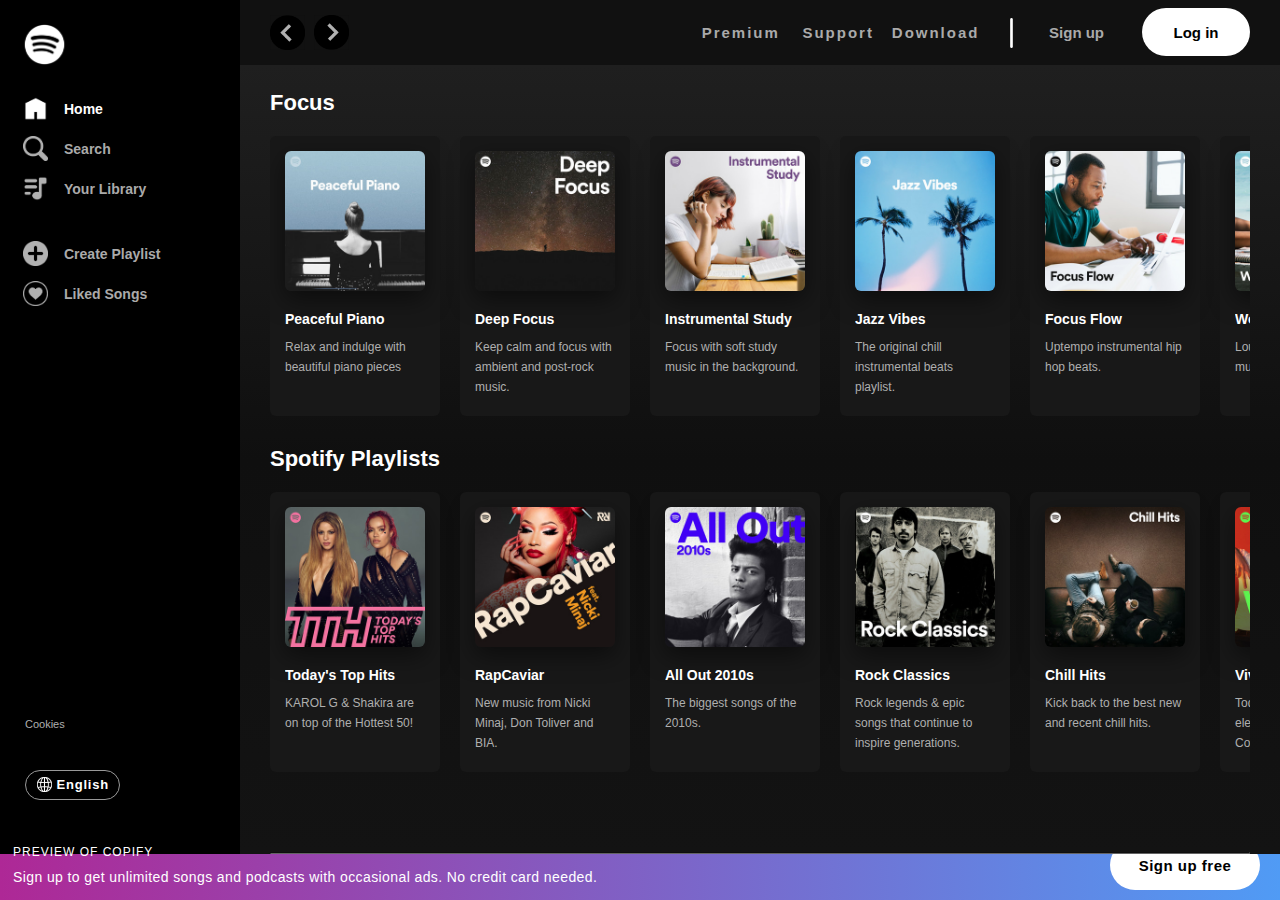
<file: index.html>
<html lang="en">
<head>
  <meta charset="UTF-8">
  <meta http-equiv="X-UA-Compatible" content="IE=edge">
  <meta name="viewport" content="width=device-width, initial-scale=1.0">
  <title>Copify</title>
  <link rel="stylesheet" href="index.css">
  <link rel="preconnect" href="https://fonts.googleapis.com">
  <link rel="preconnect" href="https://fonts.gstatic.com" crossorigin>
  <link href="https://fonts.googleapis.com/css2?family=Montserrat:ital,wght@0,100;0,200;0,300;0,400;0,500;0,600;0,700;0,800;0,900;1,100;1,200;1,300;1,400;1,500;1,600;1,700;1,800;1,900&display=swap" rel="stylesheet">
  <link rel="icon" type="image/x-icon" href="images/logo3.png">
</head>

<body>

  <div id="overlay">
    <div class="overlay-box">

      <div class="overlay-img">
        <img src="images/playlists/focus/1.jpeg"></div>
      <div class="overlay-content">
        <div class="content-box">
          <p id="overlay-text">Start listening with a free Copify account</p>
          <button id="button-signup" onclick="document.location='signup.html'">Sign up free</button>
          <button id="button-download">Download app</button>
          <div id="overlay-text-acc">
            <p id="acc">Already have an account? <a href="login.html" id="login">Log in</a></p>
          </div>
        </div>
      </div>
    </div>
    <div class="close-button">
      <button id="button-close">Close</button>
    </div>
  </div>

  <div class="main">

    <div class="navigation">

      <a href="https://open.spotify.com" target="_blank">
        <img class="logo" src="images/logo.jpeg" alt=""></a>
        
        <div class="grid-nav1">
            <img src="images/home1.jpeg" width="25px">
            <button class="button-home" onclick="document.location='index.html'">Home</button>
            <img src="images/search0.jpg" width="25px">
            <button class="button-search" onclick="document.location='search.html'">Search</button>
            <img src="images/library.jpeg" width="25px">
            <button class="button-library">Your Library</button>
        </div>

      <div class="grid-nav2">
          <img src="images/create.jpeg" width="25px">
          <button class="button-create">Create Playlist</button>
          <img src="images/liked.png" width="25px">
          <button class="button-liked">Liked Songs</button>
      </div>

      <div class="policies">
        <a href="" class="cookies">Cookies</a>
      </div>

      <button class="button-language">
        <span><img src="images/globe.jpeg" class="globe"></span> English
      </button>
    </div>

    <div class="headerpluscontent">

      <div class="header">
        <div class="header-left">
          <a href="index.html"><img src="images/back-left.png"></a>
          <a href="search.html"><img src="images/back-right.png"></a>
        </div>
        <div class="header-right">
          <button class="button-premium">Premium</button>
          <button class="button-support">Support</button>
          <button class="button-download">Download</button>
          <img src="images/pipe.png" style="height: 30px; margin-bottom: -10px;">
          <button class="button-signup" onclick="document.location='signup.html'">Sign up</button>
          <button class="button-login" onclick="document.location='login.html'">Log in</button>
        </div>
      </div>

      <div class="content">

        <h2>Focus</h2>
        <div class="list">

          <div class="item">
            <img class="item-img" src="images/playlists/focus/1.jpeg">
            <span class="play-icon">
              <img src="images/play-icon.png" width="32" height="32" class="play-img">
            </span>
            <h4>Peaceful Piano</h4>
            <p>Relax and indulge with beautiful piano pieces</p>
          </div>

          <div class="item">
            <img class="item-img" src="images/playlists/focus/2.jpeg" alt="">
            <span class="play-icon">
              <img src="images/play-icon.png" class="play-img" width="32" height="32" alt="">
            </span>
            <h4>Deep Focus</h4>
            <p>Keep calm and focus with ambient and post-rock music.</p>
          </div>

          <div class="item">
            <img class="item-img" src="images/playlists/focus/3.jpeg" alt="">
            <span class="play-icon">
              <img src="images/play-icon.png" class="play-img" width="32" height="32" alt="">
            </span>
            <h4>Instrumental Study</h4>
            <p>Focus with soft study music in the background.</p>
          </div>

          <div class="item">
            <img class="item-img" src="images/playlists/focus/4.jpeg" alt="">
            <span class="play-icon">
              <img src="images/play-icon.png" class="play-img" width="32" height="32" alt="">
            </span>
            <h4>Jazz Vibes</h4>
            <p>The original chill instrumental beats playlist.</p>
          </div>

          <div class="item">
            <img class="item-img" src="images/playlists/focus/5.jpeg" alt="">
            <span class="play-icon">
              <img src="images/play-icon.png" class="play-img" width="32" height="32" alt="">
            </span>
            <h4>Focus Flow</h4>
            <p>Uptempo instrumental hip hop beats.</p>
          </div>

          <div class="item">
            <img class="item-img" src="images/playlists/focus/6.jpeg" alt="">
            <span class="play-icon">
              <img src="images/play-icon.png" class="play-img" width="32" height="32" alt="">
            </span>
            <h4>Workday Lounge</h4>
            <p>Lounge and chill out music for your workday.</p>
          </div>

          <div class="item">
            <img class="item-img" src="images/playlists/focus/7.jpeg" alt="">
            <span class="play-icon">
              <img src="images/play-icon.png" class="play-img" width="32" height="32" alt="">
            </span>
            <h4>Beats to think to</h4>
            <p>Focus with deep techno and tech house.</p>
          </div>

          <div class="item">
            <img class="item-img" src="images/playlists/focus/8.jpeg" alt="">
            <span class="play-icon">
              <img src="images/play-icon.png" class="play-img" width="32" height="32" alt="">
            </span>
            <h4>Reading Adventure</h4>
            <p>Scores and soundtracks for daring quests, epic journeys, and the greatest reading adventures.</p>
          </div>

        </div>

        <h2>Spotify Playlists</h2>
        <div class="list">

          <div class="item">
            <img class="item-img" src="images/playlists/spotify/1.jpeg" alt="">
            <span class="play-icon">
              <img src="images/play-icon.png" class="play-img" width="32" height="32" alt="">
            </span>
            <h4>Today's Top Hits</h4>
            <p>KAROL G & Shakira are on top of the Hottest 50!</p>
          </div>

          <div class="item">
            <img class="item-img" src="images/playlists/spotify/2.jpeg" alt="">
            <span class="play-icon">
              <img src="images/play-icon.png" class="play-img" width="32" height="32" alt="">
            </span>
            <h4>RapCaviar</h4>
            <p>New music from Nicki Minaj, Don Toliver and BIA.</p>
          </div>

          <div class="item">
            <img class="item-img" src="images/playlists/spotify/3.jpeg" alt="">
            <span class="play-icon">
              <img src="images/play-icon.png" class="play-img" width="32" height="32" alt="">
            </span>
            <h4>All Out 2010s</h4>
            <p>The biggest songs of the 2010s.</p>
          </div>

          <div class="item">
            <img class="item-img" src="images/playlists/spotify/4.jpeg" alt="">
            <span class="play-icon">
              <img src="images/play-icon.png" class="play-img" width="32" height="32" alt="">
            </span>
            <h4>Rock Classics</h4>
            <p>Rock legends & epic songs that continue to inspire generations.</p>
          </div>

          <div class="item">
            <img class="item-img" src="images/playlists/spotify/5.jpeg" alt="">
            <span class="play-icon">
              <img src="images/play-icon.png" class="play-img" width="32" height="32" alt="">
            </span>
            <h4>Chill Hits</h4>
            <p>Kick back to the best new and recent chill hits.</p>
          </div>

          <div class="item">
            <img class="item-img" src="images/playlists/spotify/6.jpeg" alt="">
            <span class="play-icon">
              <img src="images/play-icon.png" class="play-img" width="32" height="32" alt="">
            </span>
            <h4>Viva Latino</h4>
            <p>Today's top Latin hits, elevando nuestra música. Cover: Yandel & Feid</p>
          </div>

          <div class="item">
            <img class="item-img" src="images/playlists/spotify/7.jpeg" alt="">
            <span class="play-icon">
              <img src="images/play-icon.png" class="play-img" width="32" height="32" alt="">
            </span>
            <h4>Mega Hit Mix</h4>
            <p>A mega mix of 75 favorites from the last few years!</p>
          </div>

          <div class="item">
            <img class="item-img" src="images/playlists/spotify/8.jpeg" alt="">
            <span class="play-icon">
              <img src="images/play-icon.png" class="play-img" width="32" height="32" alt="">
            </span>
            <h4>All Out 80s</h4>
            <p>The biggest songs of the 1980s.</p>
          </div>
        </div>
        <hr>
      </div>
    </div>
  </div>

    <div class="preview">
      <div class="preview-text">
        <p class="preview-p1">PREVIEW OF COPIFY</p>
        <p class="preview-p2">Sign up to get unlimited songs and podcasts with occasional ads. No credit card needed.</p>
      </div>
      <div class="preview-button">
        <button class="button-preview" onclick="document.location='signup.html'">
          Sign up free
        </button>
      </div>
    </div>

  <script>
    var play = document.getElementsByClassName("play-img");
        for (var i=0; i < play.length; i++) {
          play[i].onclick = function(){
            document.getElementById("overlay").style.display = "block";}};

    document.getElementById("button-close").onclick = function() {overlayOff()};
    function overlayOff() {
      document.getElementById("overlay").style.display = "none";}
  </script>

</body>
</html>
</file>
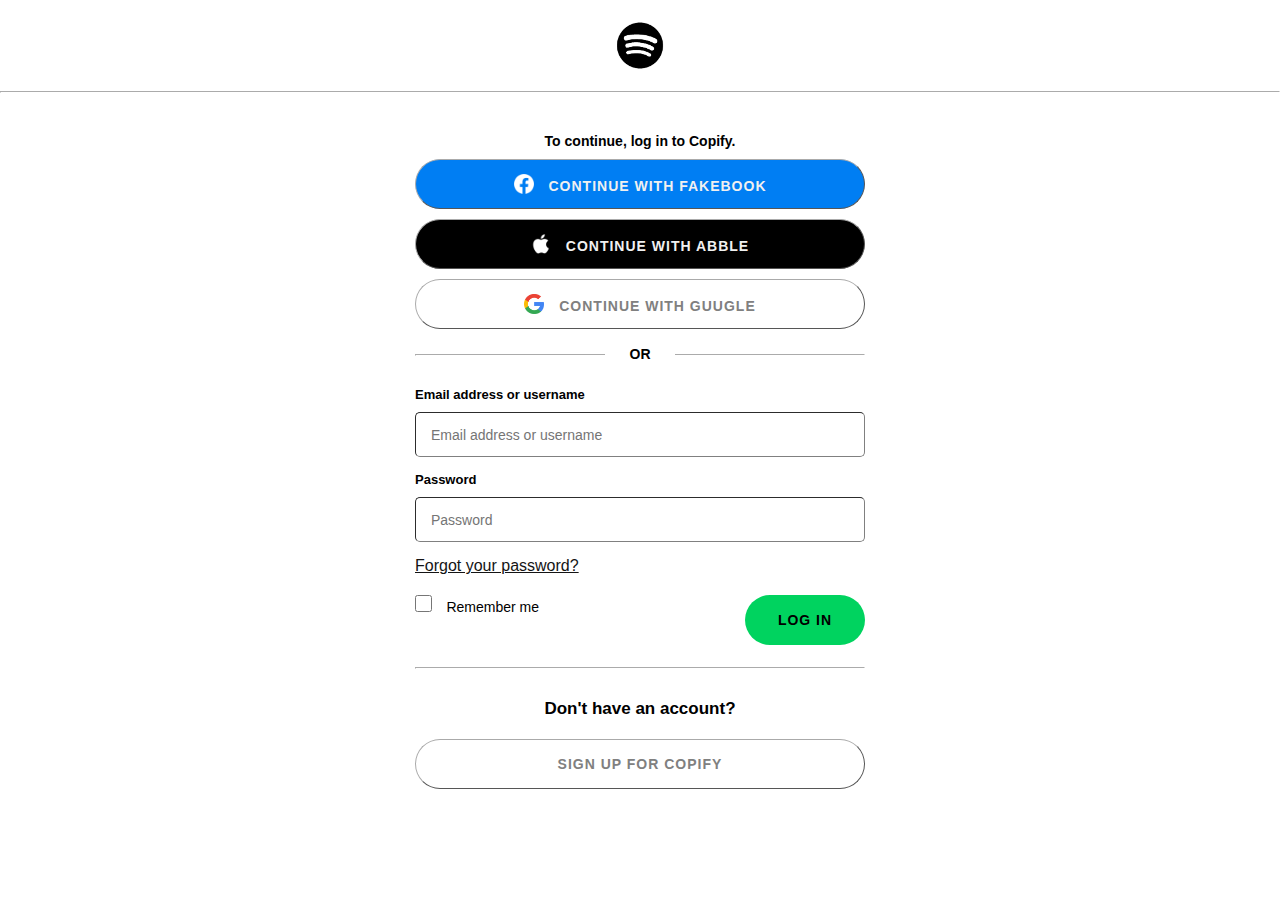
<file: login.html>
<html lang="en">
<head>
  <meta charset="UTF-8">
  <meta http-equiv="X-UA-Compatible" content="IE=edge">
  <meta name="viewport" content="width=device-width, initial-scale=1.0">
  <title>Login - Copify</title>
  <link rel="stylesheet" href="login.css">
  <link rel="preconnect" href="https://fonts.googleapis.com">
  <link rel="preconnect" href="https://fonts.gstatic.com" crossorigin>
  <link href="https://fonts.googleapis.com/css2?family=Montserrat:ital,wght@0,100;0,200;0,300;0,400;0,500;0,600;0,700;0,800;0,900;1,100;1,200;1,300;1,400;1,500;1,600;1,700;1,800;1,900&display=swap" rel="stylesheet">
</head>

<body>
  <img src="images/logo2.jpg" id="logo">
  <hr>
  <div class="main">
    <p>To continue, log in to Copify.</p>
      
    <button id="button-fb">
      <img src="images/facebook.png" class="img">CONTINUE WITH FAKEBOOK</button>
    <button id="button-apple">
        <img src="images/apple.png" class="img">CONTINUE WITH ABBLE</button>
    <button id="button-google">
      <img src="images/google.png" class="img">CONTINUE WITH GUUGLE</button>
     
    <hr id="hr-or">
    <div id="or">OR</div>

    <div class="form">
      <p id="email">Email address or username</p>
      <input type="text" placeholder="Email address or username">
      <p id="pass">Password</p>
      <input type="text" placeholder="Password">
      <a href="">Forgot your password?</a>

      <div class="footer">
        <input type="checkbox" id="checkbox">
        <p id="remember">Remember me</p>
        <button id="button-login">LOG IN</button>
      </div>
      
    </div>

    <hr>
    <p id="account">Don't have an account?</p>

    <button id="button-signup" onclick="document.location='signup.html'">SIGN UP FOR COPIFY</button>
    </div>

</body>
</html>
</file>
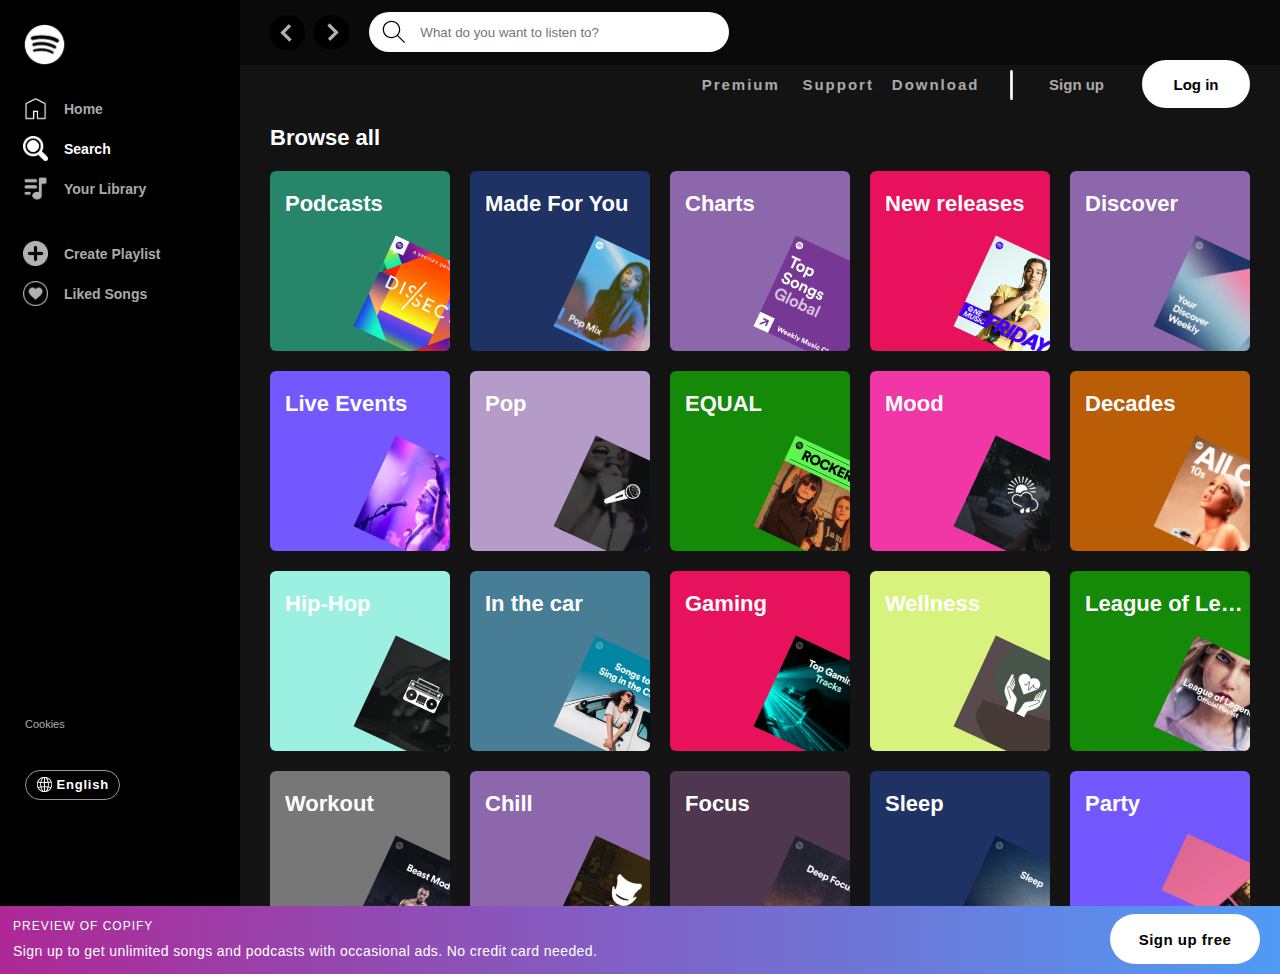
<file: search.html>
<html lang="en">
<head>
  <meta charset="UTF-8">
  <meta http-equiv="X-UA-Compatible" content="IE=edge">
  <meta name="viewport" content="width=device-width, initial-scale=1.0">
  <title>Search - Copify</title>
  <link rel="stylesheet" href="search.css">
  <link rel="preconnect" href="https://fonts.googleapis.com">
  <link rel="preconnect" href="https://fonts.gstatic.com" crossorigin>
  <link href="https://fonts.googleapis.com/css2?family=Montserrat:ital,wght@0,100;0,200;0,300;0,400;0,500;0,600;0,700;0,800;0,900;1,100;1,200;1,300;1,400;1,500;1,600;1,700;1,800;1,900&display=swap" rel="stylesheet">
</head>

<body>

  <div class="main">

    <div class="navigation">

      <a href="https://open.spotify.com" target="_blank">
          <img class="logo" src="images/logo.jpeg" alt=""></a>
        
          <div class="grid-nav1">
            <img src="images/home2.jpeg" width="25px">
            <button class="button-home" onclick="document.location='index.html'">Home</button>
            <img src="images/search2.jpg" width="25px">
            <button class="button-search" onclick="document.location='search.html'">Search</button>
            <img src="images/library.jpeg" width="25px">
            <button class="button-library">Your Library</button>
        </div>

        <div class="grid-nav2">
          <img src="images/create.jpeg" width="25px">
          <button class="button-create">Create Playlist</button>
          <img src="images/liked.png" width="25px">
          <button class="button-liked">Liked Songs</button>
      </div>

      <div class="policies">
        <a href="" class="cookies">Cookies</a>
      </div>

      <button class="button-language">
        <span><img src="images/globe.jpeg" class="globe"></span> English
      </button>
    </div>

    <div class="headerpluscontent">

      <div class="header">
        
        <div class="header-left">
          <a href="index.html"><img src="images/back-left.png"></a>
          <a href="search.html"><img src="images/back-right.png"></a>
          <div class="search-bar">
            <img src="images/search.svg">
            <input class="search-input" type="text" placeholder="What do you want to listen to?">
          </div>
        </div>

        <div class="header-right">
          <button class="button-premium">Premium</button>
          <button class="button-support">Support</button>
          <button class="button-download">Download</button>
          <img src="images/pipe.png" style="height: 30px; margin-bottom: -10px;">
          <button class="button-signup" onclick="document.location='signup.html'">Sign up</button>
          <button class="button-login" onclick="document.location='login.html'">Log in</button>
        </div>
      </div>

      <div class="content">
        <h2>Browse all</h2>

        <div class="list">

          <div class="item" id="podcasts">
            <h4>Podcasts</h4>
            <div class="image">
              <img src="images/charts/charts1.jpeg" class="img">
            </div>
          </div>

          <div class="item" id="made_for_you">
            <h4>Made For You</h4>
            <div class="image">
              <img src="images/charts/charts2.jpeg" class="img">
            </div>
          </div>

          <div class="item" id="charts">
            <h4>Charts</h4>
            <div class="image">
              <img src="images/charts/charts3.jpeg" class="img">
            </div>
          </div>

          <div class="item" id="new_releases">
            <h4>New releases</h4>
            <div class="image">
              <img src="images/charts/charts4.jpeg" class="img">
            </div>
          </div>

          <div class="item" id="discover">
            <h4>Discover</h4>
            <div class="image">
              <img src="images/charts/charts5.jpeg" class="img">
            </div>
          </div>

          <div class="item" id="live_events">
            <h4>Live Events</h4>
            <div class="image">
              <img src="images/charts/charts6.jpeg" class="img">
            </div>
          </div>

          <div class="item" id="pop">
            <h4>Pop</h4>
            <div class="image">
              <img src="images/charts/charts7.jpeg" class="img">
            </div>
          </div>
          
          <div class="item" id="equal">
            <h4>EQUAL</h4>
            <div class="image">
              <img src="images/charts/charts8.jpeg" class="img">
            </div>
          </div>

          <div class="item" id="mood">
            <h4>Mood</h4>
            <div class="image">
              <img src="images/charts/charts9.jpeg" class="img">
            </div>
          </div>

          <div class="item" id="decades">
            <h4>Decades</h4>
            <div class="image">
              <img src="images/charts/charts10.jpeg" class="img">
            </div>
          </div>

          <div class="item" id="hiphop">
            <h4>Hip-Hop</h4>
            <div class="image">
              <img src="images/charts/charts11.jpeg" class="img">
            </div>
          </div>

          <div class="item" id="in_the_car">
            <h4>In the car</h4>
            <div class="image">
              <img src="images/charts/charts12.jpeg" class="img">
            </div>
          </div>

          <div class="item" id="gaming">
            <h4>Gaming</h4>
            <div class="image">
              <img src="images/charts/charts13.jpeg" class="img">
            </div>
          </div>

          <div class="item" id="wellnes">
            <h4>Wellness</h4>
            <div class="image">
              <img src="images/charts/charts14.jpeg" class="img">
            </div>
          </div>

          <div class="item" id="lol">
            <h4>League of Legends</h4>
            <div class="image">
              <img src="images/charts/charts15.jpeg" class="img">
            </div>
          </div>

          <div class="item" id="workout">
            <h4>Workout</h4>
            <div class="image">
              <img src="images/charts/charts16.jpeg" class="img">
            </div>
          </div>

          <div class="item" id="chill">
            <h4>Chill</h4>
            <div class="image">
              <img src="images/charts/charts17.jpeg" class="img">
            </div>
          </div>

          <div class="item" id="focus">
            <h4>Focus</h4>
            <div class="image">
              <img src="images/charts/charts18.jpeg" class="img">
            </div>
          </div>

          <div class="item" id="sleep">
            <h4>Sleep</h4>
            <div class="image">
              <img src="images/charts/charts19.jpeg" class="img">
            </div>
          </div>

          <div class="item" id="party">
            <h4>Party</h4>
            <div class="image">
              <img src="images/charts/charts20.jpeg" class="img">
            </div>
          </div>

          <div class="item" id="indie">
            <h4>Indie</h4>
            <div class="image">
              <img src="images/charts/charts21.jpeg" class="img">
            </div>
          </div>

          <div class="item" id="metal">
            <h4>Metal</h4>
            <div class="image">
              <img src="images/charts/charts22.jpeg" class="img">
            </div>
          </div>

          <div class="item" id="rock">
            <h4>Rock</h4>
            <div class="image">
              <img src="images/charts/charts23.jpeg" class="img">
            </div>
          </div>

          <div class="item" id="dance">
            <h4>Dance / Electronic</h4>
            <div class="image">
              <img src="images/charts/charts24.jpeg" class="img">
            </div>
          </div>

          <div class="item" id="cooking">
            <h4>Cooking & Dining</h4>
            <div class="image">
              <img src="images/charts/charts25.jpeg" class="img">
            </div>
          </div>

          <div class="item" id="jazz">
            <h4>Jazz</h4>
            <div class="image">
              <img src="images/charts/charts26.jpeg" class="img">
            </div>
          </div>

          <div class="item" id="rb">
            <h4>R&B</h4>
            <div class="image">
              <img src="images/charts/charts27.jpeg" class="img">
            </div>
          </div>

          <div class="item" id="instrumental">
            <h4>Instrumental</h4>
            <div class="image">
              <img src="images/charts/charts28.jpeg" class="img">
            </div>
          </div>

          <div class="item" id="romance">
            <h4>Romance</h4>
            <div class="image">
              <img src="images/charts/charts29.jpeg" class="img">
            </div>
          </div>

          <div class="item" id="soul">
            <h4>Soul</h4>
            <div class="image">
              <img src="images/charts/charts30.jpeg" class="img">
            </div>
          </div>

          <div class="item" id="kids">
            <h4>Kids & Family</h4>
            <div class="image">
              <img src="images/charts/charts31.jpeg" class="img">
            </div>
          </div>

          <div class="item" id="classical">
            <h4>Classical</h4>
            <div class="image">
              <img src="images/charts/charts32.jpeg" class="img">
            </div>
          </div>

          <div class="item" id="latin">
            <h4>Latin</h4>
            <div class="image">
              <img src="images/charts/charts33.jpeg" class="img">
            </div>
          </div>

          <div class="item" id="songwriters">
            <h4>Songwriters</h4>
            <div class="image">
              <img src="images/charts/charts34.jpeg" class="img">
            </div>
          </div>

          <div class="item" id="caribbean">
            <h4>Caribbean</h4>
            <div class="image">
              <img src="images/charts/charts35.jpeg" class="img">
            </div>
          </div>

          <div class="item" id="blues">
            <h4>Blues</h4>
            <div class="image">
              <img src="images/charts/charts36.jpeg" class="img">
            </div>
          </div>

          <div class="item" id="funk">
            <h4>Funk</h4>
            <div class="image">
              <img src="images/charts/charts37.jpeg" class="img">
            </div>
          </div>

          <div class="item" id="punk">
            <h4>Punk</h4>
            <div class="image">
              <img src="images/charts/charts38.jpeg" class="img">
            </div>
          </div>

          <div class="item" id="country">
            <h4>Country</h4>
            <div class="image">
              <img src="images/charts/charts39.jpeg" class="img">
            </div>
          </div>

          <div class="item" id="folk">
            <h4>Folk & Acoustic</h4>
            <div class="image">
              <img src="images/charts/charts40.jpeg" class="img">
            </div>
          </div>

        </div>
      </div>
    </div>
  </div>

    <div class="preview">
      <div class="preview-text">
        <p class="preview-p1">PREVIEW OF COPIFY</p>
        <p class="preview-p2">Sign up to get unlimited songs and podcasts with occasional ads. No credit card needed.</p>
      </div>
      <div class="preview-button">
        <button class="button-preview" onclick="document.location='signup.html'">
          Sign up free
        </button>
      </div>
    </div>

</body>
</html>
</file>
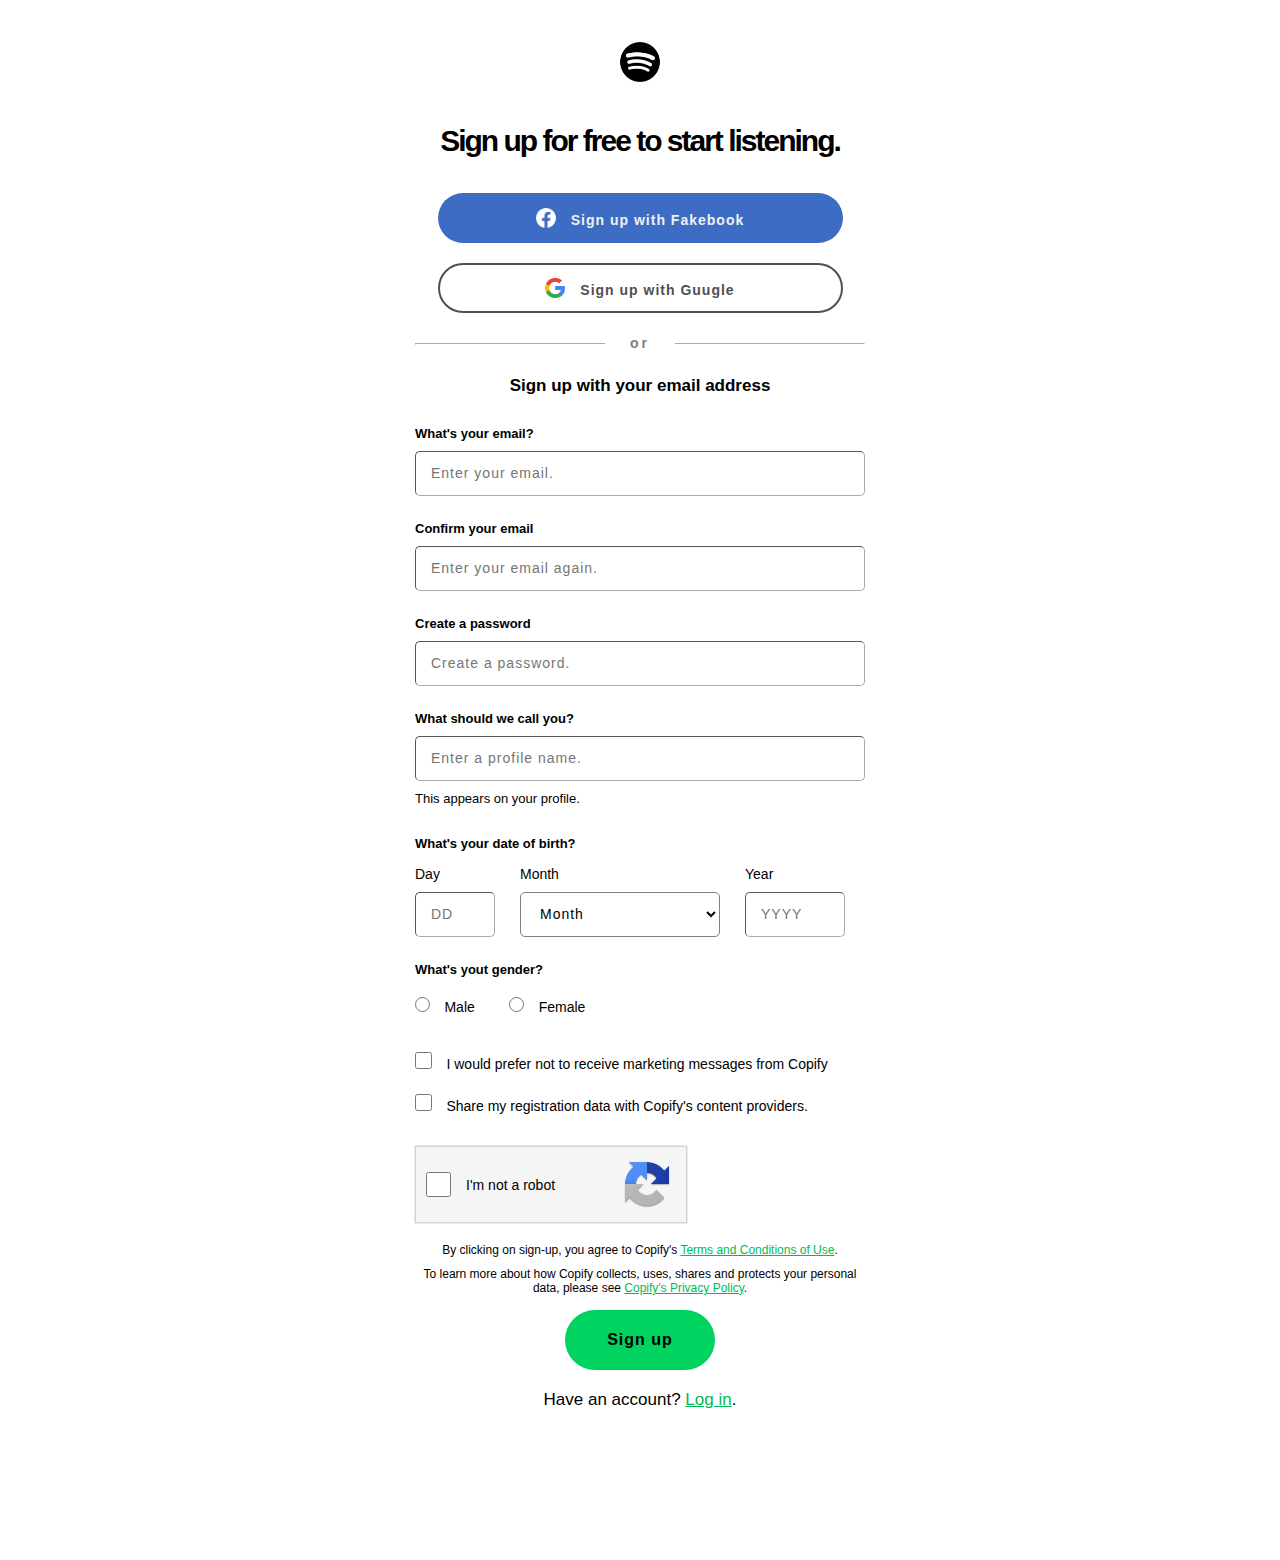
<file: signup.html>
<html lang="en">
<head>
  <meta charset="UTF-8">
  <meta http-equiv="X-UA-Compatible" content="IE=edge">
  <meta name="viewport" content="width=device-width, initial-scale=1.0">
  <title>Sign up - Copify</title>
  <link rel="stylesheet" href="signup.css">
  <link rel="preconnect" href="https://fonts.googleapis.com">
  <link rel="preconnect" href="https://fonts.gstatic.com" crossorigin>
  <link href="https://fonts.googleapis.com/css2?family=Montserrat:ital,wght@0,100;0,200;0,300;0,400;0,500;0,600;0,700;0,800;0,900;1,100;1,200;1,300;1,400;1,500;1,600;1,700;1,800;1,900&display=swap" rel="stylesheet">
</head>

<body>
  <img src="images/logo2.jpg" id="logo">
  <div class="main">
    <p id="head">Sign up for free to start listening.</p>
      
    <button id="button-fb">
      <img src="images/facebook.png" class="img">Sign up with Fakebook</button>
    <button id="button-google">
      <img src="images/google.png" class="img">Sign up with Guugle</button>
     
    <hr id="hr-or">
    <div id="or">or</div>

    <div class="form">
      <p id="signup">Sign up with your email address</p>

      <p>What's your email?</p>
      <input type="text" placeholder="Enter your email.">
      <p>Confirm your email</p>
      <input type="text" placeholder="Enter your email again.">
      <p>Create a password</p>
      <input type="text" placeholder="Create a password.">
      <p>What should we call you?</p>
      <input type="text" placeholder="Enter a profile name.">
      <p id="this">This appears on your profile.</p>

      <p>What's your date of birth?</p>

      <div class="grid">
        <div>Day</div>
        <div>Month</div>
        <div>Year</div>
        <input type="text" placeholder="DD">
        <select name="month" id="select">
          <option value="" disabled selected>Month</option>
          <option value="">January</option>
          <option value="">February</option>
          <option value="">March</option>
          <option value="">April</option>
          <option value="">May</option>
          <option value="">June</option>
          <option value="">July</option>
          <option value="">August</option>
          <option value="">September</option>
          <option value="">October</option>
          <option value="">November</option>
          <option value="">December</option>
        </select>      
        <input type="text" placeholder="YYYY">
      </div>

      <p>What's yout gender?</p>
      <input type="radio" name="gender" value="" id="radio">
      <p id="gender">Male</p>
      <input type="radio" name="gender" value="" id="radio">
      <p id="gender">Female</p><br>

      <input type="checkbox" class="checkbox">
      <p class="check">I would prefer not to receive marketing messages from Copify</p><br>
      <input type="checkbox" class="checkbox">
      <p class="check">Share my registration data with Copify's content providers.</p>
        
      <div class="recaptcha">
        <input type="checkbox" class="check-captcha">
        <p>I'm not a robot</p>
        <img src="images/captcha.png" alt="">
      </div>

      <div class="centered">
        <p class="small">By clicking on sign-up, you agree to Copify's <a href="" class="green">Terms and Conditions of Use</a>.</p>
        <p class="small">To learn more about how Copify collects, uses, shares and protects your personal data, please see <a href="" class="green">Copify's Privacy Policy</a>.</p>
        <button class="button-signup">Sign up</button>
        <p id="account">Have an account? <a href="login.html" class="green">Log in</a>.</p>
      </div>      
      
    </div>
      
  </div>

</body>
</html>
</file>
<file: index.css>
*{
    margin: 0;
}

body {
    background-color: rgb(31, 31, 31);
    font-family: 'Monseratt', sans-serif;
    height: 100%;
}

.navigation {
    height: 100%;
    width: 240px;
    background-color: black;
    display: inline-block;
}

.logo {
    margin-top: 23px;
    margin-left: 15px;
    height: 43px;
}

.header {
    vertical-align: top;
    background-color: rgb(17, 17, 17);
    width: 100%;
    display: inline-block;
    height: 65px;
}

.header-right {
    margin-right: 10px;
    float: right;
}

.grid-nav1 {
    display: grid;
    grid-template-columns: 35px 150px;
    margin-top: 30px;
    margin-left: 23px;
    justify-items: start;
    grid-row-gap: 15px;
}

.grid-nav2 {
    display: grid;
    grid-template-columns: 35px 150px;
    margin-top: 40px;
    margin-left: 23px;
    justify-items: start;
    grid-row-gap: 15px;
}

/* all buttons */ .button-premium, .button-support, .button-download, .button-signup, .button-login, .button-home, .button-search, .button-library, .button-create, .button-liked, .button-preview, .button-language {
    border: none;
    font-weight: bold;
    color: rgb(170, 170, 170);
    background-color: rgba(0, 0, 0, 0);
    cursor: pointer;
}

/* navigation buttons */ .button-home, .button-search, .button-library, .button-create, .button-liked {
    width: 180px;
    text-align: start;
    font-size: 14px;
    transition-duration: 0.4s;
}

/* navigation buttons on hover */ .button-home:hover, .button-search:hover, .button-library:hover, .button-create:hover, .button-liked:hover {
    color: white;
}

/* header buttons */ .button-signup, .button-login, .button-premium, .button-support, .button-download, .button-preview {
    margin: 8px;
    height: 48px;
    width: 108px;
    border-radius: 50px;
    text-align: center;
    font-size: 15px;
    transition-duration: 0.1s;
}

/* header buttons on hover */ .button-premium:hover, .button-support:hover, .button-download:hover, .button-signup:hover, .button-language:hover {
    scale: 1.04;
    color: white;
}

.button-preview, .button-login {
    transition-duration: 0ms;
}

.button-preview:hover, .button-login:hover {
    scale: 1.04;
}

.button-premium, .button-support, .button-download {
    margin-right: 10px;
    margin-left: -25px;
    letter-spacing: 2px;
}

.button-login {
    background-color: white;
    color: black;
    margin-right: 20px;
}

.button-login:hover {
    color: black;
}

.button-signup {
    width: 90px;
    text-align: center;
}

.button-home {
    color: white;
}

.headerpluscontent {
    display: inline-block;
    width: calc(100% - 240px);
    height: 100%;
}

.content {
    padding: 5px 30px 200px;
    background-image: linear-gradient(rgb(31, 31, 31) , rgb(15, 15, 15), rgb(19, 19, 19));
    height: calc(100% - 70px);
    padding-bottom: 0;
}

.content h2 {
    color: white;
    font-size: 22px;
    margin-bottom: 20px;
    margin-top: 20px;
}

.list {
    display: flex;
    gap: 20px;
    overflow: hidden;
}

.item {
    min-width: 140px;
    width: 180px;
    height: 250px;
    padding: 15px;
    background-color: rgb(24, 24, 24);
    border-radius: 6px;
    cursor: pointer;
    position:relative;
    display:block;
    float:left;
    transition: 0.25s;
    margin-bottom: 10px;
}

.item:hover {
    background-color: rgb(37, 37, 37);
}

.item h4 {
    color: #ffffff;
    font-size: 14px;
    margin-bottom: 10px;
    white-space: nowrap;
    overflow: hidden;
    text-overflow: ellipsis;
}

.item p {
    color: #afafaf;
    font-size: 12px;
    line-height: 20px;
    font-weight: 500;
}

.item-img {
    width: 100%;
    border-radius: 6px;
    margin-bottom: 20px;
    box-shadow: 0 8px 24px rgba(0,0,0,.5)
}

.play-icon {
    visibility:hidden;
    position:absolute;
    left:60%;
    top: 40%;
    transition: 0.25s;
    transition-timing-function: linear;
    width: 0px;
    height: 0px;
    opacity: 0;
}

.play-icon img {
    width: 50px;
    height: auto;
}

.item:hover .play-icon {
    visibility: visible;
    transform: translateY(-5px);
    transition-timing-function: linear;
    width: 150px;
    height: 300px;
    opacity: .9;
}

.main {
    display: grid;
    grid-template-columns: 240px 100%;
    height: calc(100% - 68px);
}

.preview {
    width: 100%;
    height: 68px;
    background-image: linear-gradient(to right, #ae2896, #509bf5);
    letter-spacing: 1px;
}

.preview-button {
    float: right;
}

.button-preview {
    background-color: white;
    color: black;
    letter-spacing: 0.5px;
    padding: 10px;
    height: 50px;
    width: 150px;
    margin-right: 20px;
}

.preview-text {
    color: white;
    padding: 13px;
    font-size: 14;
    display: inline-block;
}

.preview-p1 {
    font-size: 12;
    margin-bottom: 10px;
}

.preview-p2 {
    letter-spacing: 0.4px;
}

.policies {
    position: absolute;
    bottom: 170px;
    margin-left: 25px;
}

.cookies {
    color: #afafaf;
    text-decoration: none;
    font-size: 11px;
}

.cookies:hover {
    text-decoration: underline;
}

.button-language {
    position: absolute;
    bottom: 100px;
    margin-left: 25px;
    color: white;
    font-size: 13px;
    letter-spacing: 0.8px;
    border-color: #999999;
    border-style: solid;
    border-width: 1px;
    border-radius: 20px;
    height: 30px;
    padding-right: 10px;
    vertical-align: middle;
    padding-bottom: 2px;
}

.globe {
    height: 15px;
    margin-left: 5px;
    vertical-align: text-bottom;
}

.button-language:hover {
    border-color: white;
    transition: 0s;
}

hr {
    margin-top: 70px;
    border-color: #636363;
}

.header-left {
    float: left;
}
  
.header-left a {
    margin-left: 30px;
    margin-right: -25px;
    display: inline-block;
}
  
.header-left a img {
    width: 35px;
    transform: translate(0px, 15px);
}

#overlay {
    position: fixed;
    display: none;
    width: 100%;
    height: 100%;
    background-color: rgba(0,0,0,0.9);
    z-index: 2;
}

.overlay-box {
    background-color: rgb(104, 121, 138);
    background-image: linear-gradient(-180deg,rgba(0,0,0,.4),#282828);
    width: 810px;
    margin: auto;
    margin-top: 270px;
    border-radius: 10px;
}

.overlay-img {
    height: 400px;
    width: 400px;
    display: inline-block;
}

.overlay-img img {
    height: 300px;
    border-radius: 10px;
    margin: 50px;
}

.overlay-content {
    display: inline-block;
    width: 400px;
    height: 400px;
    vertical-align: top;
}

.content-box {
    width: 350px;
    height: 300px;
    margin-top: 70px;
}

#overlay-text {
    font-size: 28px;
    color: white;
    font-weight: bold;
    height: 100px;
    text-align: center;
    line-height: 40px;
}

#button-signup {
    background-color: rgb(0, 211, 95);
    border: none;
    width: 150px;
    height: 50px;
    border-radius: 25px;
    display: block;
    margin: auto;
    font-weight: bold;
    margin-bottom: 15px;
    font-size: 15px;
    cursor: pointer;
}

#button-download {
    background-color: rgba(0,0,0,0);
    width: 170px;
    height: 50px;
    border-radius: 25px;
    border-color: gray;
    border-style: solid;
    border-width: 1px;
    margin: auto;
    display: block;
    font-weight: bold;
    color: white;
    font-size: 15px;
    cursor: pointer;
}

#button-signup:hover {
    scale: 1.05;
}

#button-download:hover {
    border-color: white;
    scale: 1.05;
}

.close-button {
    margin: auto;
    width: 50px;
    margin-top: 20px;
}

#button-close {
    background-color: rgba(0, 0, 0, 0);
    color: gray;
    border: none;
    font-weight: bold;
    font-size: 16px;
    cursor: pointer;
}

#button-close:hover {
    color: white;
    scale: 1.05;
}

#login {
    text-decoration: none;
    color: white;
    font-weight: bold;
    font-size: 14px;
}

#login:hover {
    text-decoration: underline;
}

#acc {
    color: lightgray;
    font-size: 14px;
}

#overlay-text-acc {
    margin: auto;
    width: 240px;
    margin-top: 40px;
    display: block;
}
</file>
<file: login.css>
*{
  margin: 0;
}

body {
  background-color: white;
  font-family: 'Monseratt', sans-serif;
  text-align: center;
  padding-top: 20px;
}

#logo {
  width: 70px;
  margin-bottom: 20px;
}

hr {
  margin-bottom: 30px;
  border-color: white;
  overflow: hidden;
}

p {
  font-weight: bold;
  font-size: 14px;
  margin-bottom: 10px;
}

button {
  display: block;
  margin: auto;
  width: 100%;
  height: 50px;
  border-radius: 25px;
  margin-bottom: 10px;
  border-color: rgb(170, 170, 170);
  border-width: 1px;
  font-weight: bold;
  font-size: 14px;
  letter-spacing: 1px;
}

#button-fb {
  background-color: rgb(0, 126, 243);
  color: rgb(240, 240, 240);
}

#button-apple {
  background-color: black;
  color: rgb(240, 240, 240);
}

#button-google {
  background-color: white;
  color: gray;
}

button:hover {
  border-color: black;
}

.img {
  width: 20px;
  margin-right: 15px;
  vertical-align: bottom;
}

#or {
  transform: translateY(-40px);
  background-color: white;
  width: 70px;
  margin: auto;
  font-weight: bold;
  font-size: 14px;
}

#hr-or {
  margin-top: 25px;
}

.main {
  width: 450px;
  margin: auto;
  padding-top: 10px;
}

.form {
  text-align: start;
  margin-top: -15px;
}

input {
  width: 100%;
  height: 45px;
  border-color: gray;
  border-width: 1px;
  border-radius: 5px;
  margin-bottom: 15px;
  font-size: 14px;
  padding-left: 15px;
}

#email, #pass {
  font-size: 13px;
}

a {
  color: rgb(20, 20, 20);
  display: block;
}

#checkbox {
  width: 17px;
  height: 17px;
  margin-right: 10px;
}

#remember {
  font-weight: 500;
  display: inline;
}

.footer button {
  width: 120px;
  float: right;
  background-color: rgb(0, 211, 95);
  border: none;
}

.footer {
  margin-bottom: 40px;
  padding-top: 20px;
}

#button-login:hover {
  scale: 1.05;
}

#account {
  font-size: 17px;
  margin-bottom: 20px;
}

#button-signup {
  background-color: white;
  border-color: rgb(170, 170, 170);
  color: gray;
}

#button-signup:hover {
  border-color: black;
}
</file>
<file: search.css>
*{
  margin: 0;
}

body {
  background-color: rgb(31, 31, 31);
  font-family: 'Monseratt', sans-serif;
}

.navigation {
  height: 906px;
  width: 240px;
  background-color: black;
  display: inline-block;
}

.logo {
  margin-top: 23px;
  margin-left: 15px;
  height: 43px;
}

.header {
  vertical-align: top;
  background-color: rgb(10, 10, 10);
  width: 100%;
  display: inline-block;
  height: 65px;
}

.header-right {
  margin-right: 10px;
  float: right;
}

.grid-nav1 {
  display: grid;
  grid-template-columns: 35px 150px;
  margin-top: 30px;
  margin-left: 23px;
  justify-items: start;
  grid-row-gap: 15px;
}

.grid-nav2 {
  display: grid;
  grid-template-columns: 35px 150px;
  margin-top: 40px;
  margin-left: 23px;
  justify-items: start;
  grid-row-gap: 15px;
}

/* all buttons */ .button-premium, .button-support, .button-download, .button-signup, .button-login, .button-home, .button-search, .button-library, .button-create, .button-liked, .button-preview, .button-language {
  border: none;
  font-weight: bold;
  color: rgb(170, 170, 170);
  background-color: rgba(0, 0, 0, 0);
  cursor: pointer;
}

/* navigation buttons */ .button-home, .button-search, .button-library, .button-create, .button-liked {
  width: 180px;
  text-align: start;
  font-size: 14px;
}

/* navigation buttons on hover */ .button-home:hover, .button-search:hover, .button-library:hover, .button-create:hover, .button-liked:hover {
  transition-duration: 0.3s;
  color: white;
}

/* header buttons */ .button-signup, .button-login, .button-premium, .button-support, .button-download, .button-preview {
  margin: 8px;
  height: 48px;
  width: 108px;
  border-radius: 50px;
  text-align: center;
  font-size: 15px;
}

/* header buttons on hover */ .button-premium:hover, .button-support:hover, .button-download:hover, .button-signup:hover, .button-login:hover, .button-preview:hover, .button-language:hover {
  scale: 1.04;
  transition-duration: 0.1s;
  color: white;
}

.button-premium, .button-support, .button-download {
  margin-right: 10px;
  margin-left: -25px;
  letter-spacing: 2px;
}

.button-login {
  background-color: white;
  color: black;
  margin-right: 20px;
}

.button-login:hover {
  color: black;
}

.button-signup {
  width: 90px;
  text-align: center;
}

.button-search {
  color: white;
}

.headerpluscontent {
  display: inline-block;
  width: calc(100% - 240px);
  height: 906px;
}

.content {
  padding: 5px 30px 200px;
  background-image: linear-gradient(rgb(19, 19, 19), rgb(20, 20, 20));
  height: calc(906px - 70px);
  padding-bottom: 0;
}

.content h2 {
  color: white;
  font-size: 22px;
  margin-bottom: 20px;
  margin-top: 55px;
}

.list {
  display: flex;
  gap: 20px;
  flex-direction: row;
  flex-wrap: wrap;
  max-height: 735px;
  overflow: auto;
}

.item {
  border-radius: 6px;
  cursor: pointer;
  position:relative;
  height: 180px;
  width: 180px;
  overflow: hidden;
}

.item h4 {
  color: #ffffff;
  font-size: 22px;
  white-space: nowrap;
  overflow: hidden;
  text-overflow: ellipsis;
  margin-left: 15px;
  margin-top: 20px;
}

.main {
  display: grid;
  grid-template-columns: 240px 100%;
  height: 906px;
}

.preview {
  width: 100%;
  height: 68px;
  background-image: linear-gradient(to right, #ae2896, #509bf5);
  letter-spacing: 1px;
}

.preview-button {
  float: right;
}

.button-preview {
  background-color: white;
  color: black;
  letter-spacing: 0.5px;
  padding: 10px;
  height: 50px;
  width: 150px;
  margin-right: 20px;
}

.button-preview:hover {
  color: black;
}

.preview-text {
  color: white;
  padding: 13px;
  font-size: 14;
  display: inline-block;
}

.preview-p1 {
  font-size: 12;
  margin-bottom: 10px;
}

.preview-p2 {
  letter-spacing: 0.4px;
}

.policies {
  position: absolute;
  bottom: 170px;
  margin-left: 25px;
}

.cookies {
  color: #afafaf;
  text-decoration: none;
  font-size: 11px;
}

.cookies:hover {
  text-decoration: underline;
}

.button-language {
  position: absolute;
  bottom: 100px;
  margin-left: 25px;
  color: white;
  font-size: 13px;
  letter-spacing: 0.8px;
  border-color: #999999;
  border-style: solid;
  border-width: 1px;
  border-radius: 20px;
  height: 30px;
  padding-right: 10px;
  vertical-align: middle;
  padding-bottom: 2px;
}

.globe {
  height: 15px;
  margin-left: 5px;
  vertical-align: text-bottom;
}

.button-language:hover {
  border-color: white;
  transition: 0s;
}

.header-left {
  float: left;
}

.header-left a {
  margin-left: 30px;
  margin-right: -25px;
}

.header-left a img {
  width: 35px;
  transform: translate(0px, 8px);
}

.search-bar {
  border-radius: 20px;
  height: 40px;
  width: 350px;
  background-color: white;
  display: flex;
  align-items: center;
  padding-left: 10px;
  display: inline-block;
  margin-top: 12px;
  margin-left: 40px;
}

.search-bar img {
  width: 30px;
  transform: translate(0px, 5px);
}

.search-input {
  border: none;
  width: 300px;
  height: 30px;
  margin-left: 5px;
  transform: translate(0px, -5px);
  background-color: rgba(0, 0, 0, 0);
  color: black;
}

.search-input:focus {
  outline: none;
}

.image {
  transform: translate(100px, 35px);
}

.img {
  width: 100px;
  rotate: 25deg;
}


#podcasts {
  background-color: rgb(39, 133, 106);
}
#made_for_you {
  background-color: rgb(30, 50, 100);
}
#charts {
  background-color: rgb(141, 103, 171);
}
#new_releases {
  background-color: rgb(232, 17, 91);
}
#discover {
  background-color: rgb(141, 103, 171);
}
#live_events {
  background-color: rgb(115, 88, 255);
}
#pop {
  background-color: rgb(180, 155, 200);
}
#equal {
  background-color: rgb(20, 138, 8);
}
#mood {
  background-color: rgb(240, 55, 165);
}
#decades {
  background-color: rgb(186, 93, 7);
}
#hiphop {
  background-color: rgb(156, 240, 225);
}
#in_the_car {
  background-color: rgb(71, 125, 149);
}
#gaming {
  background-color: rgb(232, 17, 91);
}
#wellnes {
  background-color: rgb(215, 242, 125);
}
#lol {
  background-color: rgb(20, 138, 8);
}
#workout {
  background-color: rgb(119, 119, 119);
}
#chill {
  background-color: rgb(141, 103, 171);
}
#focus {
  background-color: rgb(80, 55, 80);
}
#sleep {
  background-color: rgb(30, 50, 100);
}
#party {
  background-color: rgb(115, 88, 255);
}
#indie {
  background-color: rgb(175, 40, 150);
}
#metal {
  background-color: rgb(119, 119, 119);
}
#rock {
  background-color: rgb(235, 30, 50);
}
#dance {
  background-color: rgb(13, 115, 236);
}
#cooking {
  background-color: rgb(186, 93, 7);
}
#jazz {
  background-color: rgb(80, 155, 245);
}
#rb {
  background-color: rgb(220, 20, 140);
}
#instrumental {
  background-color: rgb(71, 125, 149);
}
#romance {
  background-color: rgb(140, 25, 50);
}
#soul {
  background-color: rgb(220, 20, 140);
}
#kids {
  background-color: rgb(141, 103, 171);
}
#classical {
  background-color: rgb(141, 103, 171);
}
#latin {
  background-color: rgb(220, 20, 140);
}
#songwriters {
  background-color: rgb(140, 25, 50);
}
#caribbean {
  background-color: rgb(80, 155, 245);
}
#blues {
  background-color: rgb(30, 50, 100);
}
#funk {
  background-color: rgb(235, 30, 50);
}
#punk {
  background-color: rgb(30, 50, 100);
}
#country {
  background-color: rgb(180, 155, 200);
}
#folk {
  background-color: rgb(40, 62, 163);
}
</file>
<file: signup.css>
*{
  margin: 0;
}

body {
  background-color: white;
  font-family: 'Monseratt', sans-serif;
  text-align: center;
  padding-top: 20px;
}

#logo {
  width: 60px;
  margin-bottom: 30px;
  margin-top: 20px;
}

hr {
  margin-bottom: 30px;
  border-color: white;
  overflow: hidden;
}

p {
  font-weight: bold;
  margin-bottom: 10px;
}

#head {
  font-size: 30px;
  letter-spacing: -2px;
  margin-bottom: 35px;
}

button {
  display: block;
  margin: auto;
  width: 90%;
  height: 50px;
  border-radius: 25px;
  margin-bottom: 20px;
  border-color: rgb(170, 170, 170);
  font-weight: bold;
  font-size: 14px;
  letter-spacing: 1px;
  border: none;
}

#button-fb {
  background-color: rgba(0, 62, 177, 0.76);
  color: rgb(240, 240, 240);
}

#button-fb:hover {
  background-color: rgba(0, 52, 148, 0.76);
}

#button-google {
  background-color: white;
  color: rgb(80, 80, 80);
  margin-bottom: 30px;
  border-style: solid;
  border-width: 2px;
}

button:hover {
  border-color: black;
  scale: 1.05;
}

.img {
  width: 20px;
  margin-right: 15px;
  vertical-align: bottom;
}

#or {
  transform: translateY(-40px);
  background-color: white;
  width: 70px;
  margin: auto;
  font-weight: bold;
  font-size: 14px;
  color: gray;
  letter-spacing: 3px;
}

#hr-or {
  margin-top: 25px;
}

.main {
  width: 450px;
  margin: auto;
  padding-top: 10px;
  margin-bottom: 150px;
}

.form {
  text-align: start;
  margin-top: -15px;
}

input, #select {
  width: 100%;
  height: 45px;
  border-color: rgb(170, 170, 170);
  border-width: 1px;
  border-radius: 5px;
  margin-bottom: 25px;
  font-size: 14px;
  padding-left: 15px;
  letter-spacing: 1px;
}

input:hover {
  border-color: black;
}

p {
  font-size: 13px;
}

a {
  color: rgb(20, 20, 20);
  display: block;
}

#button-login:hover {
  scale: 1.05;
}

#button-signup {
  background-color: white;
  border-color: rgb(170, 170, 170);
  color: gray;
}

#button-signup:hover {
  border-color: black;
}

#signup {
  text-align: center;
  margin-bottom: 30px;
  font-size: 17px;
}

#this {
  font-weight: 500;
  margin-top: -15px;
  margin-bottom: 30px;
}

.grid {
  display: grid;
  grid-template-columns: 80px 200px 100px;
  grid-row-gap: 10px;
  margin-top: 15px;
  font-size: 14px;
  grid-column-gap: 25px;
}

#select {
  background-color: white;
  border-color: gray;
}

#radio {
  width: 15px;
  height: 15px;
  margin: 10px 10px 40px 0;
}

#gender {
  display: inline;
  font-size: 14px;
  font-weight: 500;
  margin-right: 30px;
}

.check {
  display: inline;
  font-weight: 500;
  font-size: 14px;
}

.checkbox {
  width: 17px;
  height: 17px;
  margin-right: 10px;
}

.recaptcha {
  background-color: rgb(245, 245, 245);
  border-color: lightgray;
  border-style: solid;
  border-width: 1px;
  box-shadow: 0 0px 1px rgba(0,0,0,.5);
  width: 60%;
  height: 75px;
  margin-bottom: 20px;
  margin-top: 10px;
}

.check-captcha {
  width: 25px;
  height: 25px;
  float: left;
  margin-top: 25px;
  margin-left: 10px;
}

.recaptcha p {
  display: inline-block;
  margin-left: 15px;
  font-size: 14px;
  font-weight: 500;
  height: 100%;
  vertical-align: middle;
  margin-top: 30px;
}

.recaptcha img {
  float: right;
  margin-top: 13px;
  margin-right: 15px;
}

.small {
  font-weight: 500;
  font-size: 12px;
}

.green {
  color: rgb(0, 187, 84);
  font-weight: 500;
}

.green:hover {
  color: rgb(0, 221, 99);
}

.centered {
  text-align: center;
  width: 100%;
}

.centered p a {
  display: inline;
}

.button-signup {
  width: 150px;
  height: 60px;
  background-color: rgb(0, 211, 95);
  border: none;
  display: block;
  margin-top: 15px;
  font-size: 16px;
  border-radius: 30px;
}

.button-signup:hover {
  scale: 1.05;
  background-color: rgb(0, 221, 99);
}

#account {
  font-size: 17px;
  margin-bottom: 20px;
  font-weight: 500;
}
</file>
